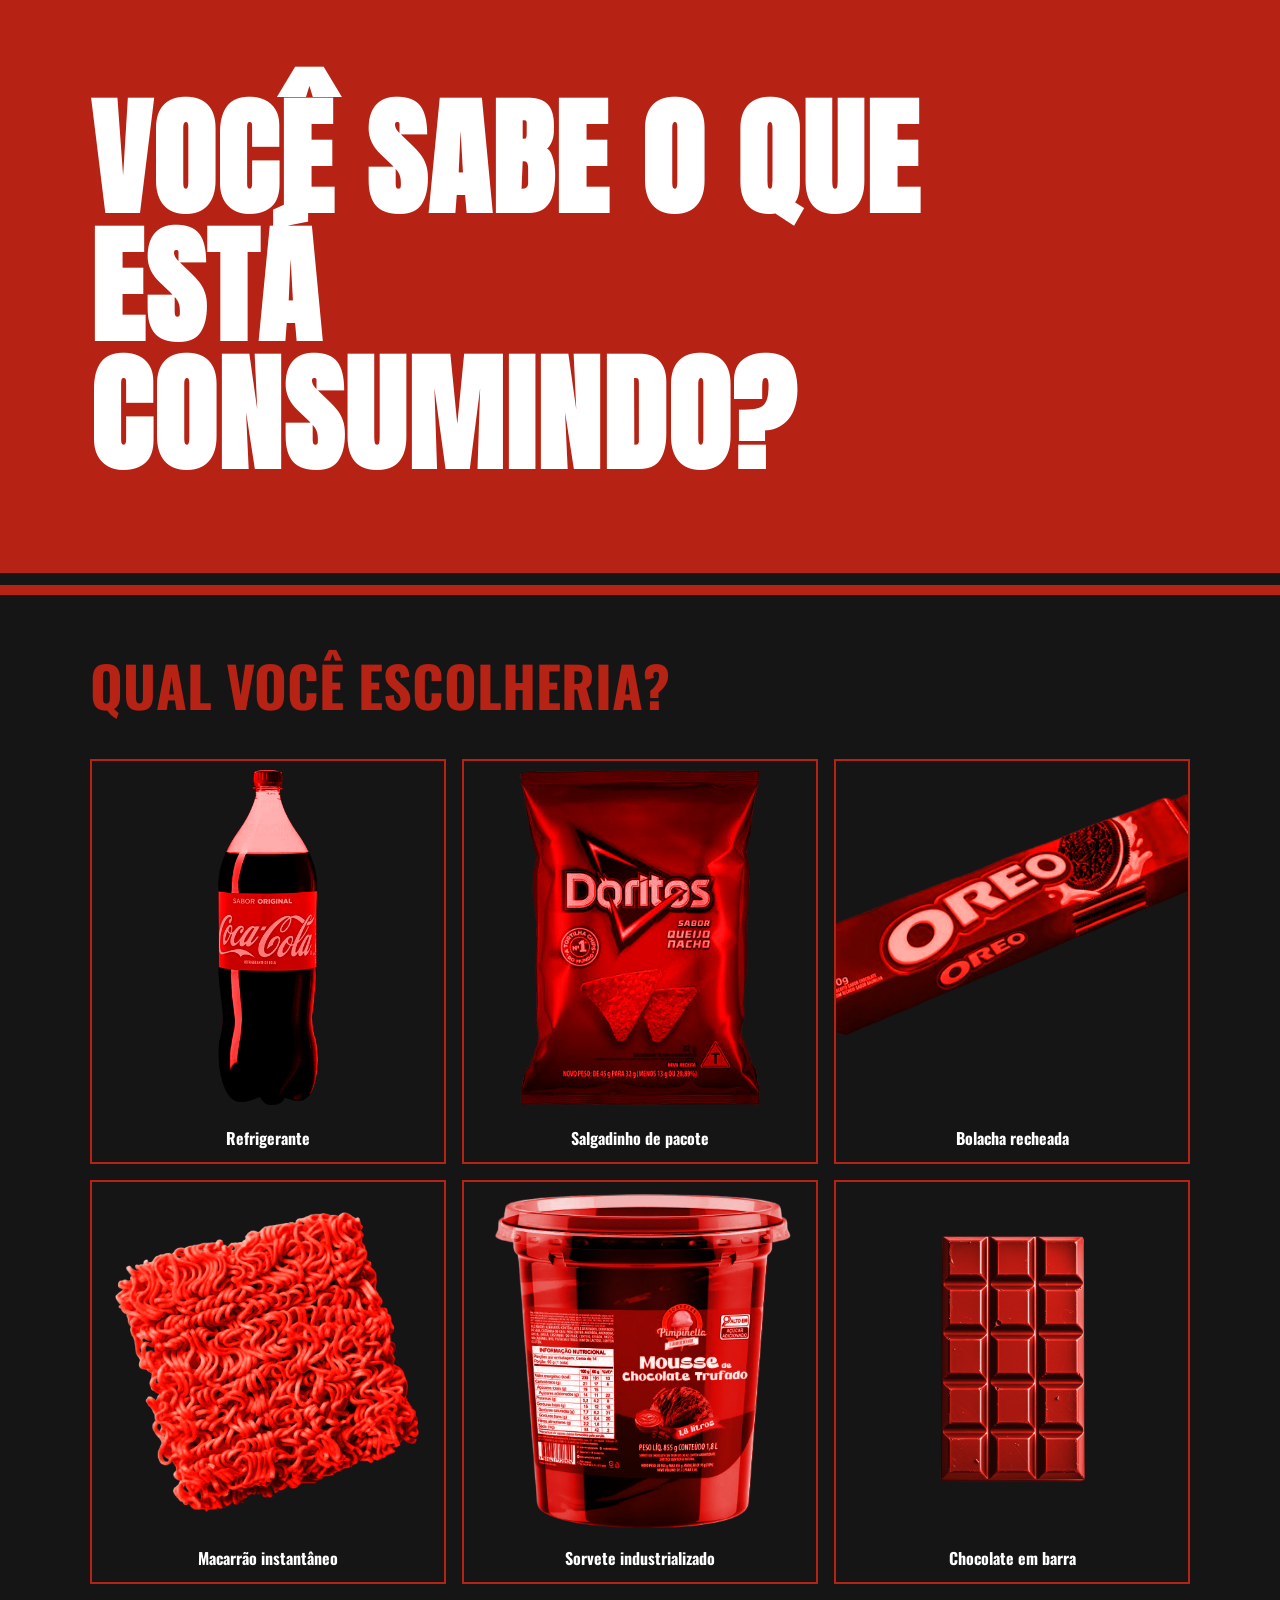
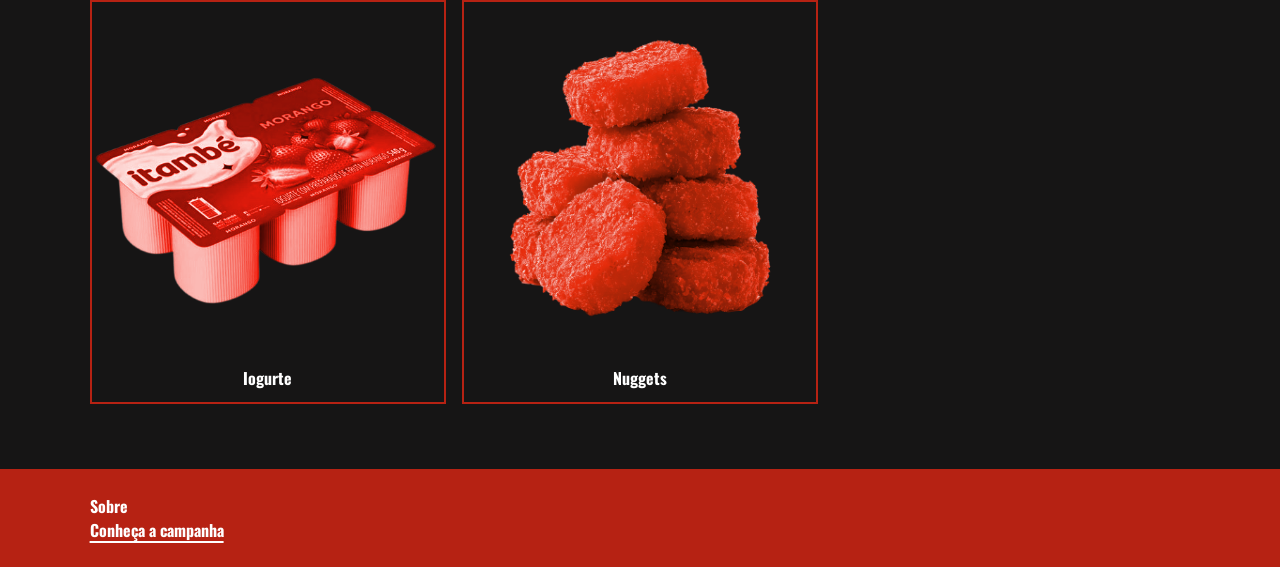
<file: index.html>
<!DOCTYPE html>
<html lang="pt-br">
<head>
    <meta charset="UTF-8">
    <meta name="viewport" content="width=device-width, initial-scale=1.0">
    <script src="js/scripts.js" defer></script>
    <link rel="stylesheet" type="text/css" href="css/interativo.css">
    <link rel="stylesheet" type="text/css" href="css/styles.css">
    <title>Escolha Consciente</title>
</head>
<body>

    <!-- PRINCIPAL -->
    <main>
        <!-- INÍCIO -->
        <section id="inicio" class="inicio">
            <h1>Você sabe o que está consumindo?</h1>
        </section>

        <!-- PARTE INTERATIVA -->
        <section id="interacao" class="interacao">
            <h2>QUAL VOCÊ ESCOLHERIA?</h2>

            <div class="produtos">

                <!-- REFRIGERANTE -->
                <button class="produto" type="button" data-alimento="refrigerante">
                    <img src="img/koka bermela.png" alt="Refrigerante">
                    <span>Refrigerante</span>
                </button>

                <!-- SALGADINHO -->
                <button class="produto" type="button" data-alimento="salgadinho">
                    <img src="img/doritu bermelo.png" alt="Salgadinho de pacote">
                    <span>Salgadinho de pacote</span>
                </button>

                <!-- BISCOITO RECHEADO -->
                <button class="produto" type="button" data-alimento="biscoito">
                    <img src="img/oreo bermelo.png" alt="Bolacha recheada">
                    <span>Bolacha recheada</span>
                </button>

                <!-- MACARRÃO INSTANTÂNEO -->
                <button class="produto" type="button" data-alimento="macarrao">
                    <img src="img/mojo bermelo.png" alt="Macarrão instantâneo">
                    <span>Macarrão instantâneo</span>
                </button>

                <!-- SORVETE INDUSTRIALIZADO -->
                <button class="produto" type="button" data-alimento="sorvete">
                    <img src="img/corbet bermelo.png" alt="Sorvete industrializado">
                    <span>Sorvete industrializado</span>
                </button>

                <!-- CHOCOLATE EM BARRA -->
                <button class="produto" type="button" data-alimento="chocolate">
                    <img src="img/xocolatao bermelo.png" alt="Chocolate em barra">
                    <span>Chocolate em barra</span>
                </button>

                <!-- BEBIDA LÁCTEA -->
                <button class="produto" type="button" data-alimento="bebida">
                    <img src="img/danonao bermelo.png" alt="Bebida láctea saborizada">
                    <span>Iogurte</span>
                </button>

                <!-- NUGGETS -->
                <button class="produto" type="button" data-alimento="nuggets">
                    <img src="img/norget bermelo.png" alt="Nuggets industrializados">
                    <span>Nuggets</span>
                </button>

            </div>
        </section>

        <!-- ÁREA DE INFORMAÇÕES DOS ALIMENTOS -->
        <section id="informacoes" class="informacoes" hidden>

            <button id="fecharInfo" type="button">✕ Fechar</button>

            <!-- REFRIGERANTE -->
            <article class="texto-alimento" data-info="refrigerante" hidden>
                <div class="conteudo-inicial">
                    <h2>Refrigerante</h2>

                    <p>
                        Refrigerantes são bebidas ultraprocessadas que podem fornecer
                        grandes quantidades de açúcar e muitas calorias, sem oferecer
                        quantidades significativas de nutrientes importantes para o organismo, como fibras, vitaminas e minerais.
                        O consumo frequente de bebidas açucaradas pode contribuir
                        para o ganho de peso e aumentar riscos de doenças crônicas como a diabetes tipo 2.
                    </p>

                    <h3>Fontes da pesquisa</h3>
                    <ul>
                        <li>
                            <a href="https://www.gov.br/inca/pt-br/assuntos/causas-e-prevencao-do-cancer/alimentacao/alimentos-e-bebidas-ultraprocessados" target="_blank" rel="noopener noreferrer">
                                INCA — Alimentos e bebidas ultraprocessados
                            </a>
                        </li>
                        <li>
                            <a href="https://www.gov.br/inca/pt-br/assuntos/causas-e-prevencao-do-cancer/dicas/alimentacao/como-identificar-o-acucar-escondido-nos-alimentos" target="_blank" rel="noopener noreferrer">
                                INCA — Como identificar o açúcar escondido
                            </a>
                        </li>
                        <li>
                            <a href="https://www.gov.br/secretariageral/pt-br/consea/acervo-consea/publicacoes/alimentacao-adequada-e-saudavel/guia-alimentar-para-a-populacao-brasileira-2014.pdf" target="_blank" rel="noopener noreferrer">
                                Ministério da Saúde — Guia Alimentar
                            </a>
                        </li>
                    </ul>

                    <button class="btn-alternativas" type="button">VER ALTERNATIVAS</button>
                </div>

                <div class="conteudo-alternativas" hidden>
                    <h2>ALTERNATIVAS PARA O DIA A DIA</h2>

                    <p>O refrigerante pode ser substituído por outras bebidas que ajudam a variar o consumo de líquidos e reduzir a ingestão frequente de bebidas açucaradas.</p>

                    <h3>ÁGUA COM FRUTAS</h3>
                    <!-- Imagem: água com rodelas de limão ou laranja -->
                    <p>Adicionar pedaços de frutas à água é uma maneira simples de dar sabor à bebida sem precisar acrescentar açúcar.</p>

                    <h3>SUCO NATURAL</h3>
                    <!-- Imagem: suco natural de fruta -->
                    <p>Preparado diretamente com frutas, pode ser uma alternativa ao refrigerante. Sempre que possível, prefira a fruta inteira, que também fornece fibras.</p>

                    <h3>CHÁ GELADO CASEIRO</h3>
                    <!-- Imagem: copo de chá gelado -->
                    <p>Chás preparados em casa podem ser consumidos gelados e sem adição de açúcar, oferecendo mais uma opção para variar as bebidas.</p>

                    <button class="btn-voltar-alimento" type="button">VOLTAR</button>
                </div>
            </article>

            <!-- SALGADINHO -->
            <article class="texto-alimento" data-info="salgadinho" hidden>
                <div class="conteudo-inicial">
                    <h2>Salgadinho de pacote</h2>

                    <p>
                        Salgadinhos de pacote são exemplos de alimentos ultraprocessados.
                        Sua composição pode incluir farinha ou amido, óleos, sal,
                        aromatizantes e outros aditivos. Dependendo do produto,
                        podem apresentar quantidades elevadas de sódio e gorduras.
                    </p>

                    <p>
                        O consumo frequente de ultraprocessados pode prejudicar
                        a qualidade da alimentação, especialmente quando esses
                        produtos substituem refeições e alimentos in natura.
                        Embalagens coloridas e imagens atraentes destacam o sabor,
                        mas não mostram toda a composição do alimento.
                    </p>

                    <h3>Fontes da pesquisa</h3>
                    <ul>
                        <li>
                            <a href="https://www.gov.br/secretariageral/pt-br/consea/acervo-consea/publicacoes/alimentacao-adequada-e-saudavel/guia-alimentar-para-a-populacao-brasileira-2014.pdf" target="_blank" rel="noopener noreferrer">
                                Ministério da Saúde — Guia Alimentar
                            </a>
                        </li>
                        <li>
                            <a href="https://www.gov.br/inca/pt-br/assuntos/causas-e-prevencao-do-cancer/alimentacao/alimentos-e-bebidas-ultraprocessados" target="_blank" rel="noopener noreferrer">
                                INCA — Alimentos ultraprocessados e saúde
                            </a>
                        </li>
                        <li>
                            <a href="https://linhasdecuidado.saude.gov.br/portal/obesidade-no-adulto/sou-paciente/processamento-alimentos-profissional/" target="_blank" rel="noopener noreferrer">
                                Ministério da Saúde — Classificação dos alimentos
                            </a>
                        </li>
                    </ul>

                    <button class="btn-alternativas" type="button">VER ALTERNATIVAS</button>
                </div>

                <div class="conteudo-alternativas" hidden>
                    <h2>ALTERNATIVAS PARA O DIA A DIA</h2>

                    <p>Para substituir o consumo frequente de salgadinhos industrializados, existem opções simples que podem ser preparadas em casa.</p>

                    <h3>PIPOCA CASEIRA</h3>
                    <!-- Imagem: tigela de pipoca -->
                    <p>Preparada na panela, com pouco óleo e sem excesso de sal, a pipoca pode ser uma opção prática para um lanche.</p>

                    <h3>GRÃO-DE-BICO ASSADO</h3>
                    <!-- Imagem: grão-de-bico assado -->
                    <p>Temperado com ervas e especiarias, o grão-de-bico assado fica crocante e pode ser consumido como um lanche.</p>

                    <h3>CHIPS CASEIROS</h3>
                    <!-- Imagem: chips de batata-doce ou legumes -->
                    <p>Batata, mandioca e outros vegetais podem ser cortados em fatias e preparados no forno ou na air fryer.</p>

                    <button class="btn-voltar-alimento" type="button">VOLTAR</button>
                </div>
            </article>

            <!-- BISCOITO -->
            <article class="texto-alimento" data-info="biscoito" hidden>
                <div class="conteudo-inicial">
                    <h2>Biscoito recheado</h2>

                    <p>
                        Biscoitos recheados costumam combinar açúcar, gorduras,
                        farinha refinada e ingredientes industriais, como aromatizantes
                        e emulsificantes. A composição varia conforme a marca,
                        mas esses produtos são classificados como ultraprocessados.
                    </p>

                    <p>
                        O consumo frequente de alimentos ultraprocessados pode
                        contribuir para uma alimentação desequilibrada. Recheios,
                        cores, imagens ampliadas e frases que destacam o sabor
                        tornam o produto visualmente atraente, mas não revelam
                        todos os seus ingredientes nem suas quantidades.
                    </p>

                    <h3>Fontes da pesquisa</h3>
                    <ul>
                        <li>
                            <a href="https://www.gov.br/secretariageral/pt-br/consea/acervo-consea/publicacoes/alimentacao-adequada-e-saudavel/guia-alimentar-para-a-populacao-brasileira-2014.pdf" target="_blank" rel="noopener noreferrer">
                                Ministério da Saúde — Guia Alimentar
                            </a>
                        </li>
                        <li>
                            <a href="https://www.gov.br/inca/pt-br/assuntos/causas-e-prevencao-do-cancer/dicas/alimentacao/como-identificar-o-acucar-escondido-nos-alimentos" target="_blank" rel="noopener noreferrer">
                                INCA — Como identificar o açúcar escondido
                            </a>
                        </li>
                        <li>
                            <a href="https://www.gov.br/inca/pt-br/assuntos/causas-e-prevencao-do-cancer/dicas/alimentacao/atencao-para-os-rotulos-de-alimentos-industrializados" target="_blank" rel="noopener noreferrer">
                                INCA — Atenção aos rótulos
                            </a>
                        </li>
                    </ul>

                    <button class="btn-alternativas" type="button">VER ALTERNATIVAS</button>
                </div>

                <div class="conteudo-alternativas" hidden>
                    <h2>ALTERNATIVAS PARA O DIA A DIA</h2>

                    <p>O biscoito recheado pode ser substituído, em alguns lanches, por preparações simples que utilizam ingredientes menos processados.</p>

                    <h3>FRUTAS FRESCAS</h3>
                    <!-- Imagem: banana, maçã e outras frutas -->
                    <p>Banana, maçã e outras frutas são opções práticas para levar na mochila e consumir entre as refeições.</p>

                    <h3>AVEIA COM BANANA</h3>
                    <!-- Imagem: banana amassada com aveia -->
                    <p>A combinação de banana e aveia pode formar um lanche simples, com fibras e sem a necessidade de adicionar açúcar.</p>

                    <h3>BISCOITO CASEIRO</h3>
                    <!-- Imagem: biscoitos caseiros de aveia -->
                    <p>Preparações caseiras permitem escolher os ingredientes utilizados e controlar a quantidade de açúcar adicionada.</p>

                    <button class="btn-voltar-alimento" type="button">VOLTAR</button>
                </div>
            </article>

            <!-- MACARRÃO INSTANTÂNEO -->
            <article class="texto-alimento" data-info="macarrao" hidden>
                <div class="conteudo-inicial">
                    <h2>Macarrão instantâneo</h2>

                    <p>
                        O macarrão instantâneo é um alimento ultraprocessado.
                        Além da massa, o produto pode incluir gorduras, sal e
                        ingredientes industriais. O tempero merece atenção porque
                        pode contribuir bastante para a quantidade de sódio da refeição.
                    </p>

                    <p>
                        O consumo excessivo de sódio pode aumentar a pressão arterial
                        e o risco de doenças cardiovasculares. A quantidade varia
                        conforme a marca e a versão. A praticidade do preparo não
                        substitui a importância de conferir a tabela nutricional
                        e a lista de ingredientes.
                    </p>

                    <h3>Fontes da pesquisa</h3>
                    <ul>
                        <li>
                            <a href="https://www.gov.br/secretariageral/pt-br/consea/acervo-consea/publicacoes/alimentacao-adequada-e-saudavel/guia-alimentar-para-a-populacao-brasileira-2014.pdf" target="_blank" rel="noopener noreferrer">
                                Ministério da Saúde — Guia Alimentar
                            </a>
                        </li>
                        <li>
                            <a href="https://www.gov.br/inca/pt-br/assuntos/causas-e-prevencao-do-cancer/dicas/alimentacao/como-reduzir-o-consumo-de-sal-e-alimentos-conservados-em-sal" target="_blank" rel="noopener noreferrer">
                                INCA — Como reduzir o consumo de sal
                            </a>
                        </li>
                        <li>
                            <a href="https://linhasdecuidado.saude.gov.br/portal/obesidade-no-adulto/sou-paciente/processamento-alimentos-profissional/" target="_blank" rel="noopener noreferrer">
                                Ministério da Saúde — Classificação dos alimentos
                            </a>
                        </li>
                    </ul>

                    <button class="btn-alternativas" type="button">VER ALTERNATIVAS</button>
                </div>

                <div class="conteudo-alternativas" hidden>
                    <h2>ALTERNATIVAS PARA O DIA A DIA</h2>

                    <p>O macarrão instantâneo pode ser substituído por refeições simples que permitem combinar diferentes ingredientes e variar a alimentação.</p>

                    <h3>MACARRÃO COM MOLHO CASEIRO</h3>
                    <!-- Imagem: macarrão com molho de tomate -->
                    <p>Macarrão preparado com molho de tomate caseiro é uma alternativa que permite controlar os ingredientes e a quantidade de sal.</p>

                    <h3>MACARRÃO COM LEGUMES</h3>
                    <!-- Imagem: macarrão com cenoura, brócolis e outros legumes -->
                    <p>Acrescentar legumes ao macarrão ajuda a diversificar a refeição e incluir mais vegetais no prato.</p>

                    <h3>OVO COM LEGUMES</h3>
                    <!-- Imagem: omelete com legumes -->
                    <p>Uma omelete acompanhada de vegetais pode ser uma opção prática para uma refeição simples e nutritiva.</p>

                    <button class="btn-voltar-alimento" type="button">VOLTAR</button>
                </div>
            </article>

            <!-- SORVETE -->
            <article class="texto-alimento" data-info="sorvete" hidden>
                <div class="conteudo-inicial">
                    <h2>Sorvete industrializado</h2>

                    <p>
                        Muitos sorvetes industrializados são classificados como
                        ultraprocessados e podem conter açúcar, gorduras, aromatizantes,
                        corantes, emulsificantes e estabilizantes. A composição
                        depende da marca e do tipo de produto.
                    </p>

                    <p>
                        Algumas versões apresentam quantidades elevadas de açúcar
                        e gorduras saturadas. O consumo frequente de ultraprocessados
                        pode prejudicar a qualidade da alimentação. Imagens de caldas,
                        chocolates e frutas destacam a aparência e o sabor esperado,
                        mas é necessário consultar os ingredientes e a tabela nutricional.
                    </p>

                    <h3>Fontes da pesquisa</h3>
                    <ul>
                        <li>
                            <a href="https://www.gov.br/saude/pt-br/assuntos/saude-brasil/eu-quero-me-alimentar-melhor/noticias/2021/in-natura-processados-ultraprocessados-conheca-os-tipos-de-alimento" target="_blank" rel="noopener noreferrer">
                                Ministério da Saúde — Tipos de alimentos
                            </a>
                        </li>
                        <li>
                            <a href="https://www.gov.br/inca/pt-br/assuntos/causas-e-prevencao-do-cancer/alimentacao/alimentos-e-bebidas-ultraprocessados" target="_blank" rel="noopener noreferrer">
                                INCA — Alimentos ultraprocessados e saúde
                            </a>
                        </li>
                        <li>
                            <a href="https://www.gov.br/inca/pt-br/assuntos/causas-e-prevencao-do-cancer/dicas/alimentacao/atencao-para-os-rotulos-de-alimentos-industrializados" target="_blank" rel="noopener noreferrer">
                                INCA — Atenção aos rótulos
                            </a>
                        </li>
                    </ul>

                    <button class="btn-alternativas" type="button">VER ALTERNATIVAS</button>
                </div>

                <div class="conteudo-alternativas" hidden>
                    <h2>ALTERNATIVAS PARA O DIA A DIA</h2>

                    <p>Para variar o consumo de sorvetes industrializados, algumas preparações com frutas podem ser feitas em casa.</p>

                    <h3>FRUTAS CONGELADAS</h3>
                    <!-- Imagem: pedaços de manga ou morango congelados -->
                    <p>Frutas congeladas podem ser consumidas diretamente ou utilizadas em preparações cremosas.</p>

                    <h3>SORVETE DE BANANA</h3>
                    <!-- Imagem: sorvete caseiro de banana -->
                    <p>Basta congelar bananas maduras e bater no liquidificador ou processador até obter uma consistência cremosa.</p>

                    <h3>IOGURTE COM FRUTAS</h3>
                    <!-- Imagem: iogurte natural com morangos -->
                    <p>O iogurte natural combinado com frutas pode ser uma opção refrescante para variar os lanches.</p>

                    <button class="btn-voltar-alimento" type="button">VOLTAR</button>
                </div>
            </article>

            <!-- CHOCOLATE -->
            <article class="texto-alimento" data-info="chocolate" hidden>
                <div class="conteudo-inicial">
                    <h2>Chocolate em barra</h2>

                    <p>
                        Chocolates industrializados podem conter açúcar, gorduras,
                        leite em pó, aromatizantes e emulsificantes, dependendo do tipo
                        e da composição do produto. Algumas versões apresentam maior
                        quantidade de açúcar em relação ao cacau, além de outros
                        ingredientes utilizados para modificar o sabor e a textura.
                    </p>

                    <p>
                        O consumo frequente de produtos com grandes quantidades de
                        açúcar e gorduras pode contribuir para uma alimentação
                        desequilibrada, favorecendo o ganho de peso e aumentando
                        o risco de problemas de saúde. Por isso, é importante observar
                        a composição do chocolate e verificar a quantidade de açúcar
                        e gorduras na tabela nutricional.
                    </p>

                    <h3>Fontes da pesquisa</h3>
                    <ul>
                        <li>
                            <a href="https://www.gov.br/saude/pt-br/assuntos/saude-brasil/eu-quero-me-alimentar-melhor/noticias/2021/in-natura-processados-ultraprocessados-conheca-os-tipos-de-alimento" target="_blank" rel="noopener noreferrer">
                                Ministério da Saúde — Tipos de alimentos
                            </a>
                        </li>
                        <li>
                            <a href="https://linhasdecuidado.saude.gov.br/portal/obesidade-no-adulto/sou-paciente/processamento-alimentos-profissional/" target="_blank" rel="noopener noreferrer">
                                Ministério da Saúde — Classificação dos alimentos
                            </a>
                        </li>
                        <li>
                            <a href="https://www.gov.br/anvisa/pt-br/assuntos/alimentos/rotulagem/rotulagem-nutricional" target="_blank" rel="noopener noreferrer">
                                ANVISA — Rotulagem nutricional
                            </a>
                        </li>
                    </ul>

                    <button class="btn-alternativas" type="button">VER ALTERNATIVAS</button>
                </div>

                <div class="conteudo-alternativas" hidden>
                    <h2>ALTERNATIVAS PARA O DIA A DIA</h2>

                    <p>O chocolate pode fazer parte da alimentação, mas é possível variar os lanches e preparações doces com outros ingredientes.</p>

                    <h3>FRUTAS COM CACAU</h3>
                    <!-- Imagem: banana com cacau em pó -->
                    <p>Banana amassada com cacau em pó pode ser uma preparação doce e simples, sem precisar adicionar muito açúcar.</p>

                    <h3>FRUTAS COM AVEIA</h3>
                    <!-- Imagem: tigela de frutas com aveia -->
                    <p>Combinar frutas com aveia é uma maneira prática de preparar um lanche com fibras e variedade de nutrientes.</p>

                    <button class="btn-voltar-alimento" type="button">VOLTAR</button>
                </div>
            </article>

            <!-- BEBIDA LÁCTEA -->
            <article class="texto-alimento" data-info="bebida" hidden>
                <div class="conteudo-inicial">
                    <h2>Bebida Láctea</h2>

                    <p>
                        Bebidas lácteas industrializadas, principalmente as versões
                        adoçadas e aromatizadas, podem conter açúcar, corantes,
                        aromatizantes e outros aditivos. Algumas apresentam quantidades
                        significativas de açúcar adicionado, mesmo sendo comercializadas
                        com sabores associados a frutas ou chocolate.
                    </p>

                    <p>
                        O consumo frequente de bebidas com excesso de açúcar pode
                        contribuir para o ganho de peso e aumentar o risco de problemas
                        como obesidade e diabetes tipo 2. Por isso, é importante observar
                        a tabela nutricional e a lista de ingredientes, verificando
                        a quantidade de açúcar presente no produto.
                    </p>

                    <h3>Fontes da pesquisa</h3>
                    <ul>
                        <li>
                            <a href="https://www.gov.br/inca/pt-br/assuntos/causas-e-prevencao-do-cancer/dicas/alimentacao/como-identificar-o-acucar-escondido-nos-alimentos" target="_blank" rel="noopener noreferrer">
                                INCA — Como identificar o açúcar escondido
                            </a>
                        </li>
                        <li>
                            <a href="https://www.gov.br/saude/pt-br/composicao/saps/promocao-da-saude/guias-alimentares/publicacoes/guiadebolso2018.pdf" target="_blank" rel="noopener noreferrer">
                                Ministério da Saúde — Guia Alimentar
                            </a>
                        </li>
                        <li>
                            <a href="https://www.gov.br/inca/pt-br/assuntos/causas-e-prevencao-do-cancer/alimentacao/alimentos-e-bebidas-ultraprocessados" target="_blank" rel="noopener noreferrer">
                                INCA — Alimentos e bebidas ultraprocessados
                            </a>
                        </li>
                    </ul>

                    <button class="btn-alternativas" type="button">VER ALTERNATIVAS</button>
                </div>

                <div class="conteudo-alternativas" hidden>
                    <h2>ALTERNATIVAS PARA O DIA A DIA</h2>

                    <p>Algumas bebidas lácteas industrializadas possuem açúcar adicionado e outros ingredientes. Existem maneiras simples de variar esse tipo de consumo.</p>

                    <h3>IOGURTE NATURAL</h3>
                    <!-- Imagem: pote de iogurte natural -->
                    <p>O iogurte natural costuma ter uma composição mais simples. Vale conferir a lista de ingredientes e a tabela nutricional.</p>

                    <h3>LEITE COM FRUTAS</h3>
                    <!-- Imagem: vitamina de morango com leite -->
                    <p>Leite batido com frutas pode ser uma opção de bebida preparada em casa, sem necessidade de adicionar açúcar.</p>

                    <h3>VITAMINA DE BANANA</h3>
                    <!-- Imagem: vitamina de banana -->
                    <p>Banana e leite formam uma combinação simples para preparar uma bebida cremosa e prática.</p>

                    <button class="btn-voltar-alimento" type="button">VOLTAR</button>
                </div>
            </article>

            <!-- NUGGETS -->
            <article class="texto-alimento" data-info="nuggets" hidden>
                <div class="conteudo-inicial">
                    <h2>Nuggets</h2>

                    <p>
                        Nuggets industrializados são produtos ultraprocessados feitos
                        a partir de carne de frango reconstituída, farinha, óleos,
                        gorduras e outros ingredientes. Também podem conter aditivos,
                        como aromatizantes e realçadores de sabor, utilizados para
                        modificar suas características.
                    </p>

                    <p>
                        Dependendo da composição e da forma de preparo, esses produtos
                        podem apresentar quantidades elevadas de sódio e gorduras.
                        O consumo frequente de alimentos ultraprocessados pode
                        prejudicar a qualidade da alimentação e contribuir para
                        o desenvolvimento de problemas de saúde ao longo do tempo.
                    </p>

                    <h3>Fontes da pesquisa</h3>
                    <ul>
                        <li>
                            <a href="https://linhasdecuidado.saude.gov.br/portal/obesidade-no-adulto/sou-paciente/processamento-alimentos-profissional/" target="_blank" rel="noopener noreferrer">
                                Ministério da Saúde — Classificação dos alimentos
                            </a>
                        </li>
                        <li>
                            <a href="https://www.gov.br/saude/pt-br/composicao/saps/promocao-da-saude/guias-alimentares/publicacoes/guiadebolso2018.pdf" target="_blank" rel="noopener noreferrer">
                                Ministério da Saúde — Guia Alimentar
                            </a>
                        </li>
                        <li>
                            <a href="https://www.gov.br/inca/pt-br/assuntos/causas-e-prevencao-do-cancer/alimentacao/alimentos-e-bebidas-ultraprocessados" target="_blank" rel="noopener noreferrer">
                                INCA — Alimentos e bebidas ultraprocessados
                            </a>
                        </li>
                    </ul>

                    <button class="btn-alternativas" type="button">VER ALTERNATIVAS</button>
                </div>

                <div class="conteudo-alternativas" hidden>
                    <h2>ALTERNATIVAS PARA O DIA A DIA</h2>

                    <p>Para variar o consumo de nuggets industrializados, é possível preparar opções com ingredientes simples e controlar a forma de preparo.</p>

                    <h3>FRANGO ASSADO EM TIRAS</h3>
                    <!-- Imagem: tiras de frango assadas -->
                    <p>Pedaços de frango temperados em casa e preparados no forno ou na air fryer são uma alternativa ao produto industrializado.</p>

                    <h3>OVO</h3>
                    <!-- Imagem: ovos mexidos ou omelete -->
                    <p>O ovo é um alimento versátil que pode ser preparado de diferentes maneiras e utilizado em refeições e lanches.</p>

                    <h3>HAMBÚRGUER CASEIRO DE FRANGO</h3>
                    <!-- Imagem: hambúrguer caseiro de frango -->
                    <p>Preparado com frango moído e temperos naturais, permite escolher os ingredientes e evitar parte dos aditivos encontrados em produtos industrializados.</p>

                    <button class="btn-voltar-alimento" type="button">VOLTAR</button>
                </div>
            </article>

        </section>
    </main>

    <!-- MARCA DE RODAPÉ CANTO DIREITO -->
    <footer>
        <p>Sobre</p>
        <nav>
            <a href="nosso projeto.html">Conheça a campanha</a>
        </nav>
    </footer>

</body>
</html>
</file>
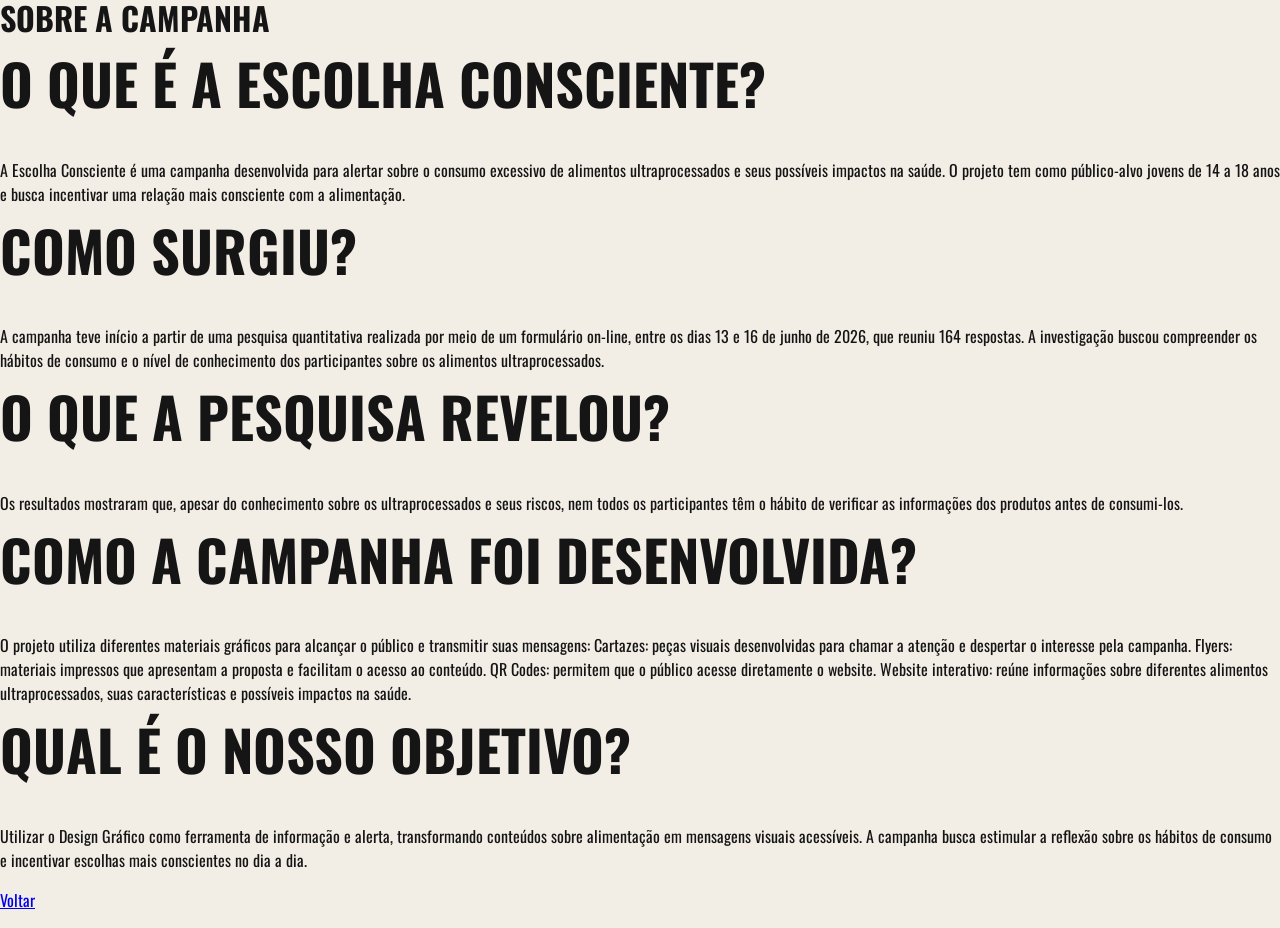
<file: nosso projeto.html>
<!DOCTYPE html>
<html lang="pt-br">
<head>
    <meta charset="UTF-8">
    <meta name="viewport" content="width=device-width, initial-scale=1.0">
    <script type="text/javascript" src="js/scripts.js"> </script>
    <link rel="stylesheet" type="text/css" href="css/interativo.css">
    <link rel="stylesheet" type="text/css" href="css/styles.css">
    <title>Escolha Consciente</title>
</head>
<body>

<div class="texto"></div> <h1>SOBRE A CAMPANHA</h1>
    <h2>O QUE É A ESCOLHA CONSCIENTE?</h2>
<p>A Escolha Consciente é uma campanha desenvolvida para alertar sobre o consumo excessivo de alimentos ultraprocessados e seus possíveis impactos na saúde. O projeto tem como público-alvo jovens de 14 a 18 anos e busca incentivar uma relação mais consciente com a alimentação.</p>

<h2>COMO SURGIU?</h2> 
   <p>A campanha teve início a partir de uma pesquisa quantitativa realizada por meio de um formulário on-line, entre os dias 13 e 16 de junho de 2026, que reuniu 164 respostas. A investigação buscou compreender os hábitos de consumo e o nível de conhecimento dos participantes sobre os alimentos ultraprocessados.</p>

<h2>O QUE A PESQUISA REVELOU?</h2>
<p>Os resultados mostraram que, apesar do conhecimento sobre os ultraprocessados e seus riscos, nem todos os participantes têm o hábito de verificar as informações dos produtos antes de consumi-los.</p>

<h2>COMO A CAMPANHA FOI DESENVOLVIDA?</h2>
<p>O projeto utiliza diferentes materiais gráficos para alcançar o público e transmitir suas mensagens:

Cartazes: peças visuais desenvolvidas para chamar a atenção e despertar o interesse pela campanha.

Flyers: materiais impressos que apresentam a proposta e facilitam o acesso ao conteúdo.

QR Codes: permitem que o público acesse diretamente o website.

Website interativo: reúne informações sobre diferentes alimentos ultraprocessados, suas características e possíveis impactos na saúde.</p>

<h2>QUAL É O NOSSO OBJETIVO?</h2>
<p>

Utilizar o Design Gráfico como ferramenta de informação e alerta, transformando conteúdos sobre alimentação em mensagens visuais acessíveis. A campanha busca estimular a reflexão sobre os hábitos de consumo e incentivar escolhas mais conscientes no dia a dia.</p>
</div>
   
    <p>
            
             <nav><a href="index.html">Voltar</a></nav>
        </p>
</body>
</html>
</file>
<file: css/interativo.css>
/* SEÇÃO INTERATIVA */

.interacao {
    padding: 60px 7%;
    color: var(--branco);
    background-color: var(--azul-escuro);
    border-top: 10px solid var(--vermelho);
}

.interacao h2 {
    max-width: 700px;
    color: var(--vermelho);
}

.interacao p {
    max-width: 700px;
    color: var(--branco);
    font-size: 1.05rem;
}

/* OPÇÕES DE ALIMENTOS */

.produtos {
    display: grid;
    grid-template-columns: repeat(2, minmax(0, 1fr));
    gap: 16px;
    margin-top: 30px;
}

.produto {
    padding: 0;
    overflow: hidden;
    color: var(--branco);
    background-color: var(--azul-escuro);
    border: 2px solid var(--vermelho);
    cursor: pointer;
}

.produto img {
    width: 100%;
    aspect-ratio: 1 / 1;
    object-fit: cover;
}

.produto span {
    display: block;
    padding: 12px 8px;
    font-weight: bold;
    text-align: center;
}

.produto:hover {
    background-color: var(--vermelho);
}

.produto:focus-visible {
    outline: 4px solid var(--branco);
    outline-offset: 4px;
}

/* TELAS MAIORES */

@media (min-width: 750px) {
    .produtos {
        grid-template-columns: repeat(3, minmax(0, 1fr));
    }
}


/* TELA DE INFORMAÇÕES - EFEITO WASTED */

#informacoes {
    position: fixed;
    inset: 0;
    z-index: 9999;

    width: 100%;
    height: 100%;
    box-sizing: border-box;

    padding: 70px 8% 50px;

    display: flex;
    align-items: center;
    justify-content: center;

    overflow-y: auto;

    background-color: #000;
    color: var(--branco);
}

/* Mantém a tela escondida até selecionar um alimento */

#informacoes[hidden] {
    display: none;
}

/* ANIMAÇÃO DE ENTRADA */

#informacoes.abrindo {
    animation: wastedEntrada 1.2s ease-out forwards;
}

@keyframes wastedEntrada {
    0% {
        background-color: #fff;
    }

    15% {
        background-color: #f21b1b;
    }

    45% {
        background-color: #850000;
    }

    100% {
        background-color: #000;
    }
}

/* CONTEÚDO DO POP-UP */

.texto-alimento {
    width: 100%;
    max-width: 850px;
    margin: auto;
    padding: 20px 0;

    color: var(--branco);
    opacity: 0;
}

/* O texto aparece depois do flash */

#informacoes.abrindo .texto-alimento:not([hidden]) {
    animation: aparecerTexto 0.7s ease forwards;
    animation-delay: 0.7s;
}

@keyframes aparecerTexto {
    from {
        opacity: 0;
        transform: translateY(20px);
    }

    to {
        opacity: 1;
        transform: translateY(0);
    }
}

/* TÍTULOS EM VERMELHO */

.texto-alimento h2 {
    color: var(--vermelho);
    font-size: clamp(2rem, 6vw, 4rem);
    font-weight: 900;
    text-transform: uppercase;
    margin-bottom: 25px;
}

.texto-alimento h3 {
    color: var(--vermelho);
    margin-top: 35px;
    text-transform: uppercase;
}

.texto-alimento p,
.texto-alimento li {
    color: var(--branco);
    line-height: 1.7;
    font-size: 1rem;
}

.texto-alimento ul {
    padding-left: 20px;
}

.texto-alimento a {
    color: var(--vermelho);
    text-decoration: underline;
}

/* BOTÃO DE FECHAR */

#fecharInfo {
    position: absolute;
    top: 25px;
    right: 7%;

    padding: 10px 16px;

    color: var(--vermelho);
    background: transparent;
    border: 2px solid var(--vermelho);

    font-weight: bold;
    cursor: pointer;
    text-transform: uppercase;
}

#fecharInfo:hover {
    color: #000;
    background-color: var(--vermelho);
}

/* IMPEDE A PÁGINA DE ROLAR COM O POP-UP ABERTO */

body.modal-aberto {
    overflow: hidden;
}

/* AJUSTES PARA CELULAR */

@media (max-width: 600px) {
    #informacoes {
        padding: 75px 7% 35px;
        align-items: flex-start;
    }

    .texto-alimento h2 {
        font-size: 2.2rem;
    }

    .texto-alimento p,
    .texto-alimento li {
        font-size: 0.95rem;
    }

    #fecharInfo {
        top: 15px;
        right: 7%;
    }
}
</file>
<file: css/styles.css>
@import url('https://fonts.googleapis.com/css2?family=Anton&family=Kings&display=swap');
@import url('https://fonts.googleapis.com/css2?family=Oswald:wght@200..700&display=swap');
:root {
    --vermelho: #B62213;
    --azul-escuro: #161515;
    --branco: #FFFFFF;
    --branco-quente: #F2EEE6;
}

/* CONFIGURAÇÃO GERAL */

* {
    box-sizing: border-box;
}

html {
    scroll-behavior: smooth;
}

body {
    font-family: oswald;
    margin: 0;
    background-color: var(--branco-quente);
    color: var(--azul-escuro);
    line-height: 1.5;
}

img {
    display: block;
    max-width: 100%;
}

button,
a {
    font: inherit;
}

h1,
h2,
h3,
p {
    margin-top: 2px;
}

h1,
h2,
h3 {
    font-weight: 900;
    line-height: 1;
    text-transform: uppercase;
}

h2 {
    font-size: clamp(2rem, 6vw, 3.5rem);
}

h3 {
    font-size: 1.6rem;
}

/*
   TELA INICIAL
 */

.inicio {
    display: flex;
    align-items: center;
    min-height: 55vh;
    padding: 50px 7%;
    overflow: hidden;
    color: var(--branco);
    background-color: var(--vermelho);
    border-bottom: 12px solid var(--azul-escuro);
}

.inicio h1 {
    font-family: anton;
    position: relative;
    z-index: 1;
    max-width: 900px;
    margin: 0;
    font-size: clamp(3.5rem, 12vw, 8rem);
    letter-spacing: 2px;
}


/* 
   SEÇÃO DA CAMPANHA
 */

.campanha {
    position: relative;
    padding: 60px 7%;
    color: var(--branco);
    background-color: var(--azul-escuro);
    border-top: 10px solid var(--vermelho);
}

.campanha h2 {
    max-width: 700px;
    color: var(--vermelho);
}

.campanha p {
    max-width: 700px;
    font-size: 1.05rem;
}

.campanha h3 {
    margin-top: 40px;
    color: var(--branco);
}

.pecas {
    display: grid;
    grid-template-columns: repeat(2, minmax(0, 1fr));
    gap: 16px;
}

/* 
   RODAPÉ
 */

footer {
    padding: 25px 7%;
    color: var(--branco);
    background-color: var(--vermelho);
    border-top: 5px solid var(--azul-escuro);
}

footer p {
    margin: 0;
    font-weight: 700;
}

footer nav {
    display: inline;
}

footer a {
    color: var(--branco);
    font-weight: 900;
    text-decoration-thickness: 2px;
    text-underline-offset: 4px;
}

footer a:hover {
    color: var(--azul-escuro);
}

/* ACESSIBILIDADE */

button:focus-visible,
a:focus-visible {
    outline: 4px solid var(--vermelho);
    outline-offset: 4px;
}

/* TELAS MAIORES */

@media (min-width: 750px) {
    .inicio {
        min-height: 65vh;
    }

    .pecas {
        grid-template-columns: repeat(3, minmax(0, 1fr));
    }
}
</file>
